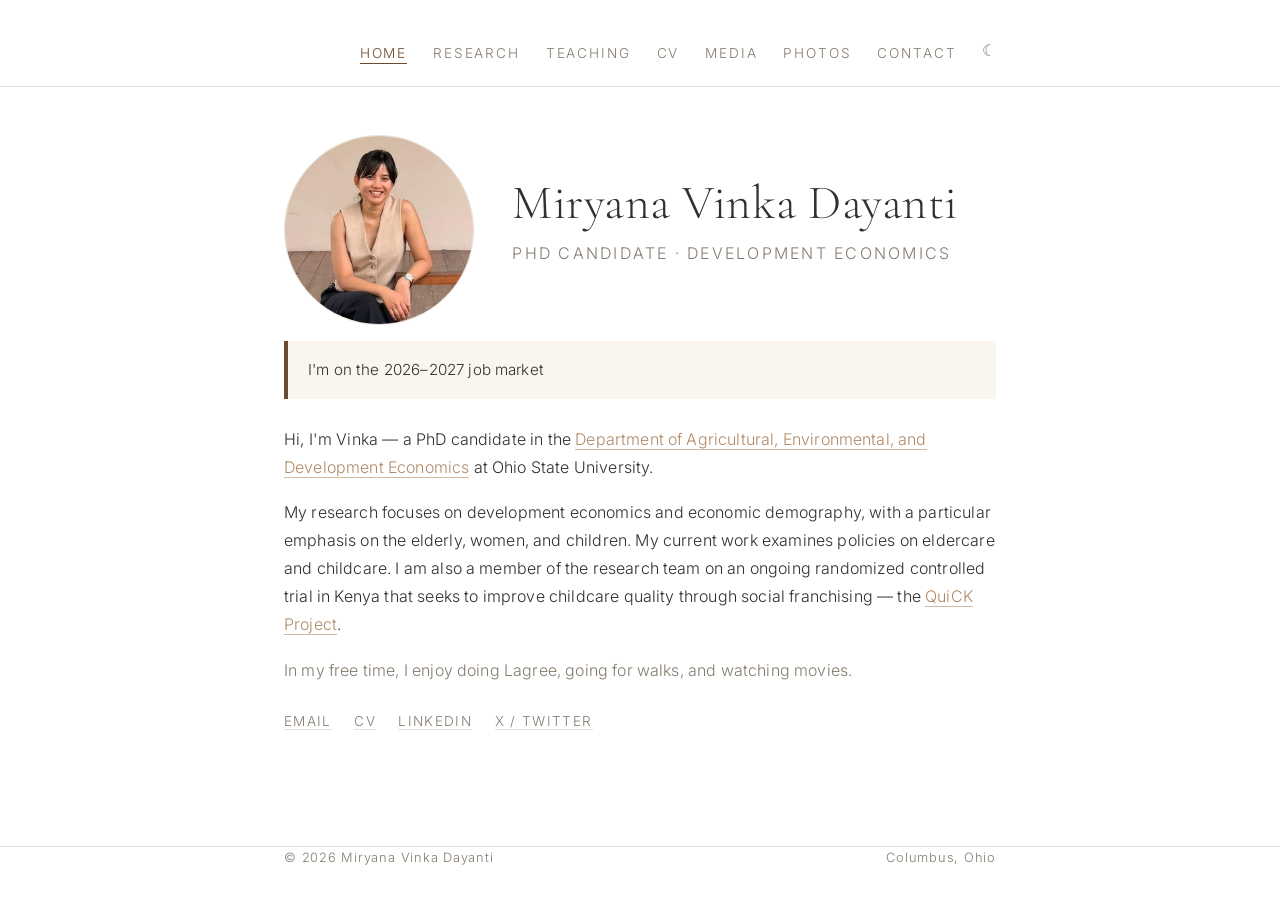
<file: index.html>
<!DOCTYPE html>
<html lang="en">
<head>
  <meta charset="utf-8">
  <meta name="viewport" content="width=device-width, initial-scale=1">
  <script>(function(){try{var t=localStorage.getItem('theme');if(!t){t='light';}document.documentElement.setAttribute('data-theme',t);}catch(e){}})();</script>
  <title>Miryana Vinka Dayanti</title>
  <meta name="description" content="Miryana Vinka Dayanti — PhD candidate in Agricultural, Environmental, and Development Economics at Ohio State University.">
  <link rel="preconnect" href="https://fonts.googleapis.com">
  <link rel="preconnect" href="https://fonts.gstatic.com" crossorigin>
  <link href="https://fonts.googleapis.com/css2?family=Cormorant+Garamond:wght@300;400&family=Inter:wght@300;400&display=swap" rel="stylesheet">
  <link rel="stylesheet" href="css/style.css">
</head>
<body>
  <header class="site-header">
    <div class="wrap">
      <a class="brand" href="index.html" aria-label="Home"></a>
      <nav>
        <ul class="nav">
          <li><a href="index.html" class="active">Home</a></li>
          <li><a href="research.html">Research</a></li>
          <li><a href="teaching.html">Teaching</a></li>
          <li><a href="cv.html">CV</a></li>
          <li><a href="media.html">Media</a></li>
          <li><a href="photos.html">Photos</a></li>
          <li><a href="contact.html">Contact</a></li>
          <li class="nav-toggle"><button id="theme-toggle" class="theme-toggle" type="button">☾</button></li>
        </ul>
      </nav>
    </div>
  </header>
  <hr class="rule">

  <main>
    <div class="wrap">
      <section class="hero">
        <!-- Replace assets/profile.jpg with your headshot -->
        <img class="portrait" src="assets/profile.jpg" alt="Miryana Vinka Dayanti" onerror="this.onerror=null;this.src='assets/profile-placeholder.svg'">
        <div class="intro">
          <h1>Miryana Vinka Dayanti</h1>
          <p class="role">PhD Candidate · Development Economics</p>
        </div>
      </section>

      <p class="notice">I'm on the 2026&ndash;2027 job market</p>

      <p class="lead">
        Hi, I'm Vinka &mdash; a PhD candidate in the <a href="https://cfaes.osu.edu/person/vinka-dayanti" target="_blank" rel="noopener">Department of Agricultural,
        Environmental, and Development Economics</a> at Ohio State University.
      </p>

      <p>
        My research focuses on development economics and economic demography, with a
        particular emphasis on the elderly, women, and children. My current work
        examines policies on eldercare and childcare. I am also a member of the
        research team on an ongoing randomized controlled trial in Kenya that seeks to
        improve childcare quality through social franchising &mdash; the
        <a href="https://quick-twi.netlify.app/" target="_blank" rel="noopener">QuiCK Project</a>.
      </p>

      <p class="muted">
        In my free time, I enjoy doing Lagree, going for walks, and watching movies.
      </p>

      <ul class="links">
        <li><a href="mailto:dayanti.1@osu.edu">Email</a></li>
        <li><a href="cv.html">CV</a></li>
        <li><a href="https://www.linkedin.com/in/miryanavinka" rel="me" target="_blank">LinkedIn</a></li>
        <li><a href="https://twitter.com/VinkaDayanti" rel="me" target="_blank">X / Twitter</a></li>
      </ul>
    </div>
  </main>

  <footer class="site-footer">
    <hr class="rule">
    <div class="wrap">
      <span>© 2026 Miryana Vinka Dayanti</span>
      <span>Columbus, Ohio</span>
    </div>
  </footer>
  <script src="js/theme.js"></script>
</body>
</html>
</file>
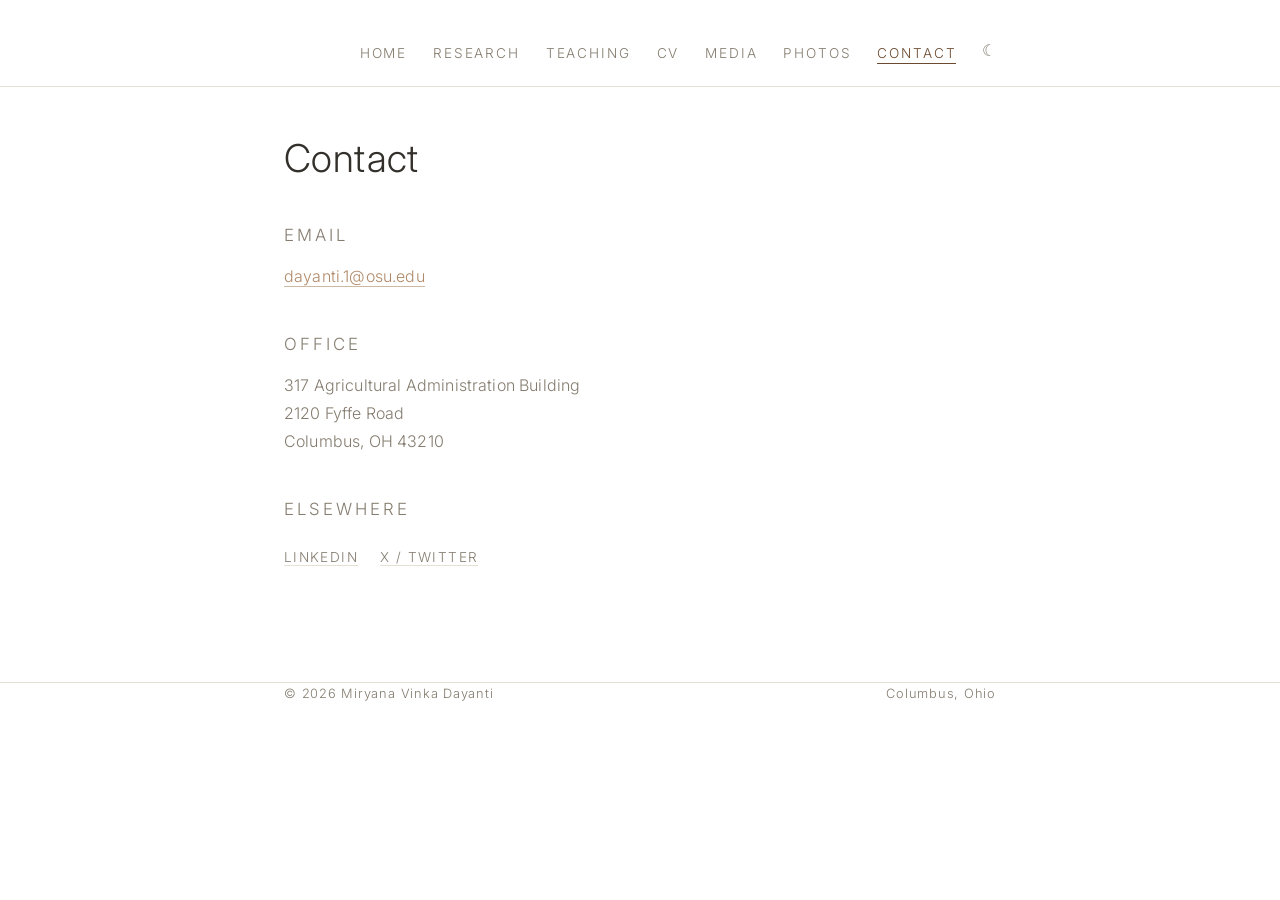
<file: contact.html>
<!DOCTYPE html>
<html lang="en">
<head>
  <meta charset="utf-8">
  <meta name="viewport" content="width=device-width, initial-scale=1">
  <script>(function(){try{var t=localStorage.getItem('theme');if(!t){t='light';}document.documentElement.setAttribute('data-theme',t);}catch(e){}})();</script>
  <title>Contact — Miryana Vinka Dayanti</title>
  <meta name="description" content="Contact Miryana Vinka Dayanti.">
  <link rel="preconnect" href="https://fonts.googleapis.com">
  <link rel="preconnect" href="https://fonts.gstatic.com" crossorigin>
  <link href="https://fonts.googleapis.com/css2?family=Cormorant+Garamond:wght@300;400&family=Inter:wght@300;400&display=swap" rel="stylesheet">
  <link rel="stylesheet" href="css/style.css">
</head>
<body>
  <header class="site-header">
    <div class="wrap">
      <a class="brand" href="index.html" aria-label="Home"></a>
      <nav>
        <ul class="nav">
          <li><a href="index.html">Home</a></li>
          <li><a href="research.html">Research</a></li>
          <li><a href="teaching.html">Teaching</a></li>
          <li><a href="cv.html">CV</a></li>
          <li><a href="media.html">Media</a></li>
          <li><a href="photos.html">Photos</a></li>
          <li><a href="contact.html" class="active">Contact</a></li>
          <li class="nav-toggle"><button id="theme-toggle" class="theme-toggle" type="button">☾</button></li>
        </ul>
      </nav>
    </div>
  </header>
  <hr class="rule">

  <main>
    <div class="wrap">
      <h1>Contact</h1>

      <h2>Email</h2>
      <p><a href="mailto:dayanti.1@osu.edu">dayanti.1@osu.edu</a></p>

      <h2>Office</h2>
      <p class="muted">
        317 Agricultural Administration Building<br>
        2120 Fyffe Road<br>
        Columbus, OH 43210
      </p>

      <h2>Elsewhere</h2>
      <ul class="links">
        <li><a href="https://www.linkedin.com/in/miryanavinka" rel="me" target="_blank">LinkedIn</a></li>
        <li><a href="https://twitter.com/VinkaDayanti" rel="me" target="_blank">X / Twitter</a></li>
      </ul>
    </div>
  </main>

  <footer class="site-footer">
    <hr class="rule">
    <div class="wrap">
      <span>© 2026 Miryana Vinka Dayanti</span>
      <span>Columbus, Ohio</span>
    </div>
  </footer>
  <script src="js/theme.js"></script>
</body>
</html>
</file>
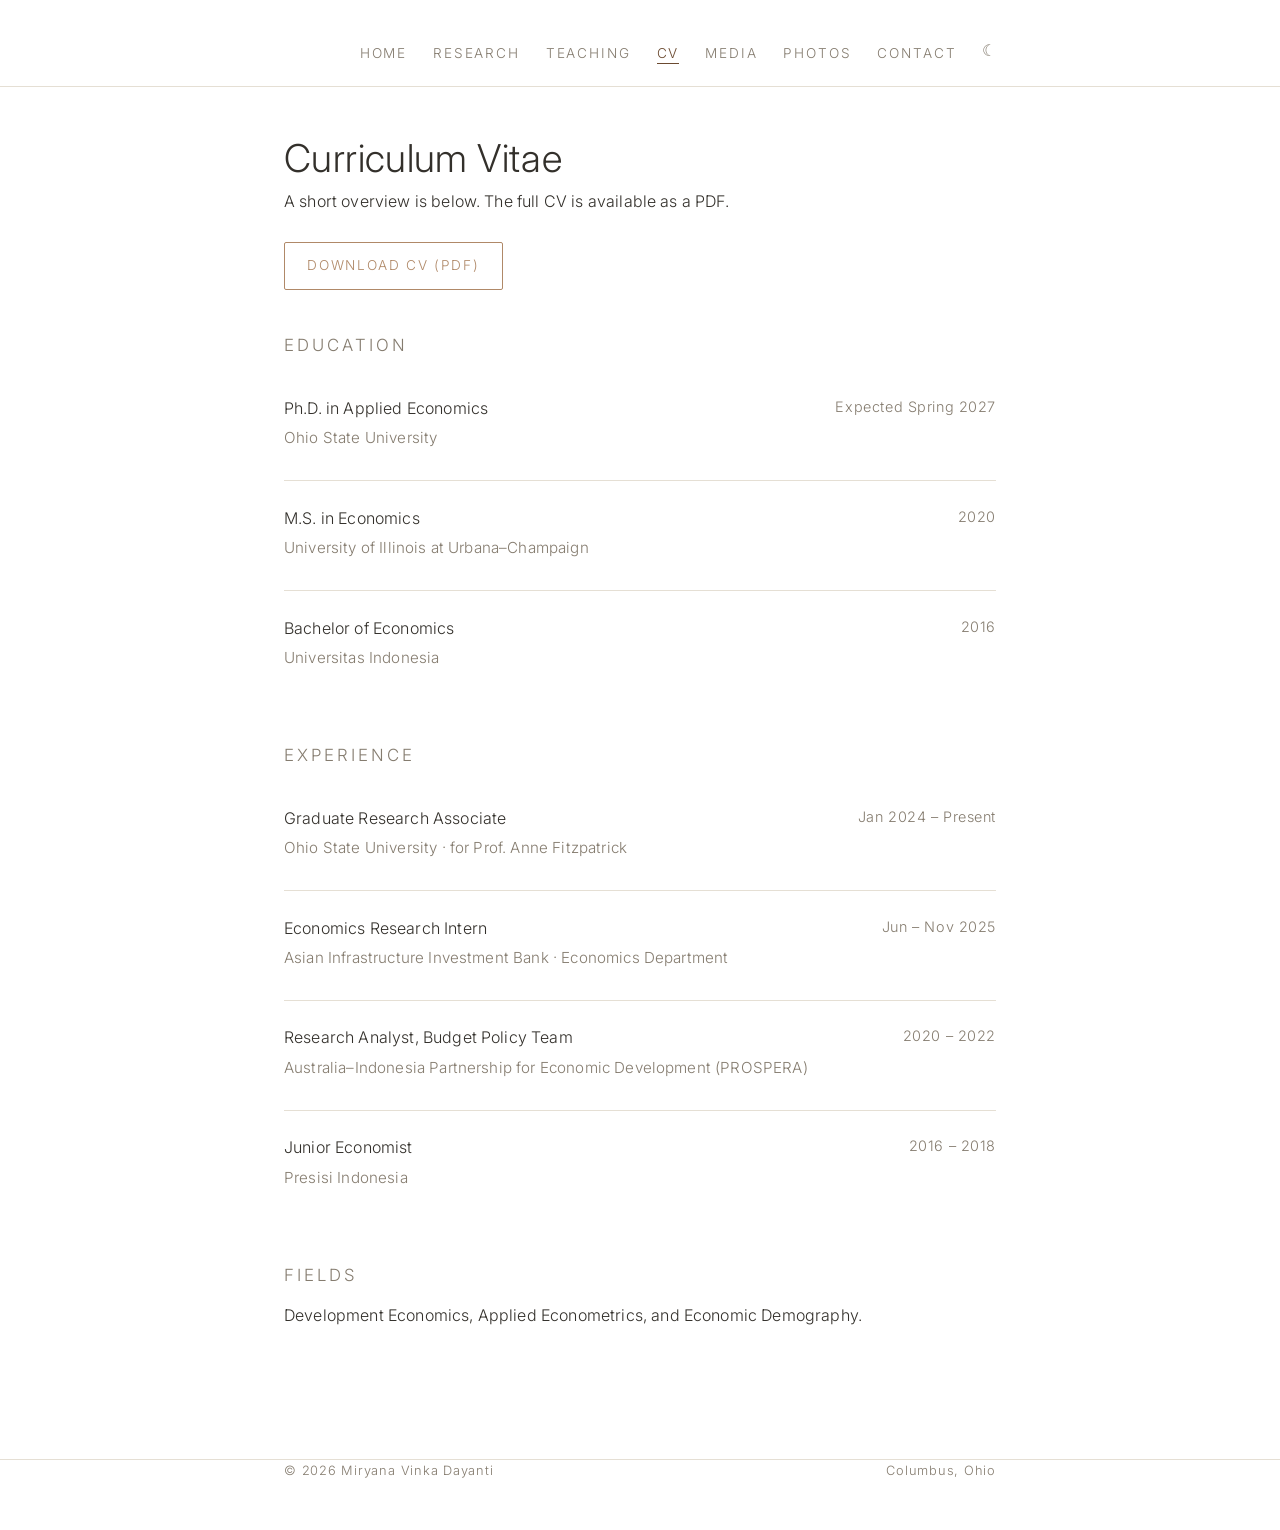
<file: cv.html>
<!DOCTYPE html>
<html lang="en">
<head>
  <meta charset="utf-8">
  <meta name="viewport" content="width=device-width, initial-scale=1">
  <script>(function(){try{var t=localStorage.getItem('theme');if(!t){t='light';}document.documentElement.setAttribute('data-theme',t);}catch(e){}})();</script>
  <title>CV — Miryana Vinka Dayanti</title>
  <meta name="description" content="Curriculum vitae of Miryana Vinka Dayanti.">
  <link rel="preconnect" href="https://fonts.googleapis.com">
  <link rel="preconnect" href="https://fonts.gstatic.com" crossorigin>
  <link href="https://fonts.googleapis.com/css2?family=Cormorant+Garamond:wght@300;400&family=Inter:wght@300;400&display=swap" rel="stylesheet">
  <link rel="stylesheet" href="css/style.css">
</head>
<body>
  <header class="site-header">
    <div class="wrap">
      <a class="brand" href="index.html" aria-label="Home"></a>
      <nav>
        <ul class="nav">
          <li><a href="index.html">Home</a></li>
          <li><a href="research.html">Research</a></li>
          <li><a href="teaching.html">Teaching</a></li>
          <li><a href="cv.html" class="active">CV</a></li>
          <li><a href="media.html">Media</a></li>
          <li><a href="photos.html">Photos</a></li>
          <li><a href="contact.html">Contact</a></li>
          <li class="nav-toggle"><button id="theme-toggle" class="theme-toggle" type="button">☾</button></li>
        </ul>
      </nav>
    </div>
  </header>
  <hr class="rule">

  <main>
    <div class="wrap">
      <h1>Curriculum Vitae</h1>
      <p class="lead">A short overview is below. The full CV is available as a PDF.</p>

      <!-- Drop your file at assets/cv.pdf -->
      <a class="btn" href="assets/cv.pdf" target="_blank" rel="noopener">Download CV (PDF)</a>

      <h2>Education</h2>
      <ul class="papers">
        <li class="paper">
          <p class="title"><span class="year">Expected Spring 2027</span>Ph.D. in Applied Economics</p>
          <p class="meta">Ohio State University</p>
        </li>
        <li class="paper">
          <p class="title"><span class="year">2020</span>M.S. in Economics</p>
          <p class="meta">University of Illinois at Urbana–Champaign</p>
        </li>
        <li class="paper">
          <p class="title"><span class="year">2016</span>Bachelor of Economics</p>
          <p class="meta">Universitas Indonesia</p>
        </li>
      </ul>

      <h2>Experience</h2>
      <ul class="papers">
        <li class="paper">
          <p class="title"><span class="year">Jan 2024 – Present</span>Graduate Research Associate</p>
          <p class="meta">Ohio State University · for Prof. Anne Fitzpatrick</p>
        </li>
        <li class="paper">
          <p class="title"><span class="year">Jun – Nov 2025</span>Economics Research Intern</p>
          <p class="meta">Asian Infrastructure Investment Bank · Economics Department</p>
        </li>
        <li class="paper">
          <p class="title"><span class="year">2020 – 2022</span>Research Analyst, Budget Policy Team</p>
          <p class="meta">Australia–Indonesia Partnership for Economic Development (PROSPERA)</p>
        </li>
        <li class="paper">
          <p class="title"><span class="year">2016 – 2018</span>Junior Economist</p>
          <p class="meta">Presisi Indonesia</p>
        </li>
      </ul>

      <h2>Fields</h2>
      <p>Development Economics, Applied Econometrics, and Economic Demography.</p>
    </div>
  </main>

  <footer class="site-footer">
    <hr class="rule">
    <div class="wrap">
      <span>© 2026 Miryana Vinka Dayanti</span>
      <span>Columbus, Ohio</span>
    </div>
  </footer>
  <script src="js/theme.js"></script>
</body>
</html>
</file>
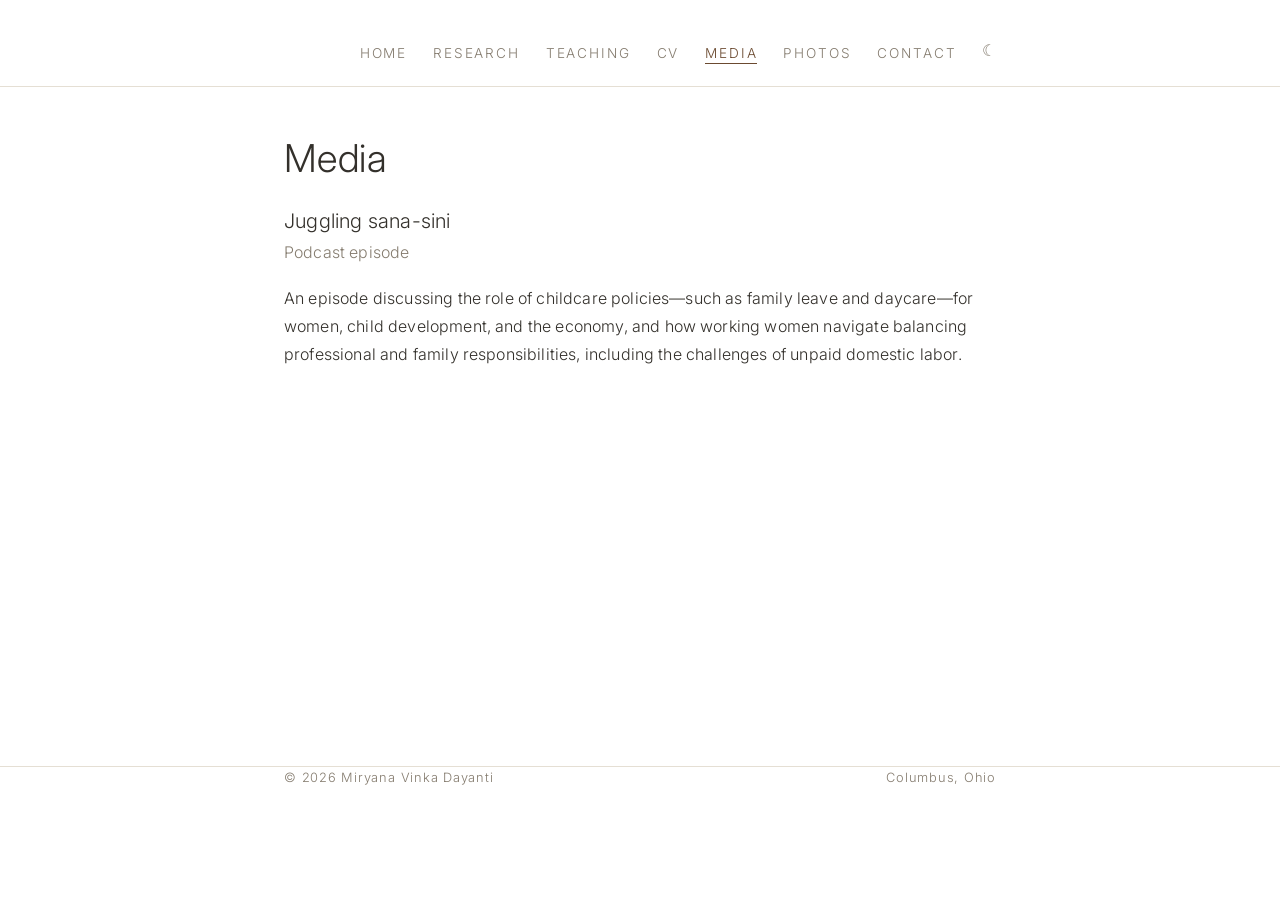
<file: media.html>
<!DOCTYPE html>
<html lang="en">
<head>
  <meta charset="utf-8">
  <meta name="viewport" content="width=device-width, initial-scale=1">
  <script>(function(){try{var t=localStorage.getItem('theme');if(!t){t='light';}document.documentElement.setAttribute('data-theme',t);}catch(e){}})();</script>
  <title>Media — Miryana Vinka Dayanti</title>
  <meta name="description" content="Media appearances by Miryana Vinka Dayanti.">
  <link rel="preconnect" href="https://fonts.googleapis.com">
  <link rel="preconnect" href="https://fonts.gstatic.com" crossorigin>
  <link href="https://fonts.googleapis.com/css2?family=Cormorant+Garamond:wght@300;400&family=Inter:wght@300;400&display=swap" rel="stylesheet">
  <link rel="stylesheet" href="css/style.css">
</head>
<body>
  <header class="site-header">
    <div class="wrap">
      <a class="brand" href="index.html" aria-label="Home"></a>
      <nav>
        <ul class="nav">
          <li><a href="index.html">Home</a></li>
          <li><a href="research.html">Research</a></li>
          <li><a href="teaching.html">Teaching</a></li>
          <li><a href="cv.html">CV</a></li>
          <li><a href="media.html" class="active">Media</a></li>
          <li><a href="photos.html">Photos</a></li>
          <li><a href="contact.html">Contact</a></li>
          <li class="nav-toggle"><button id="theme-toggle" class="theme-toggle" type="button">☾</button></li>
        </ul>
      </nav>
    </div>
  </header>
  <hr class="rule">

  <main>
    <div class="wrap">
      <h1>Media</h1>

      <h3>Juggling sana-sini</h3>
      <p class="muted">Podcast episode</p>
      <p>
        An episode discussing the role of childcare policies—such as family leave and
        daycare—for women, child development, and the economy, and how working women
        navigate balancing professional and family responsibilities, including the
        challenges of unpaid domestic labor.
      </p>
      <div class="embed">
        <iframe style="border-radius:12px"
          src="https://open.spotify.com/embed/episode/4l9gE5CsjT8TYSrfSWKal8?utm_source=generator"
          width="100%" height="232" frameborder="0" allowfullscreen=""
          allow="autoplay; clipboard-write; encrypted-media; fullscreen; picture-in-picture"
          loading="lazy"></iframe>
      </div>
    </div>
  </main>

  <footer class="site-footer">
    <hr class="rule">
    <div class="wrap">
      <span>© 2026 Miryana Vinka Dayanti</span>
      <span>Columbus, Ohio</span>
    </div>
  </footer>
  <script src="js/theme.js"></script>
</body>
</html>
</file>
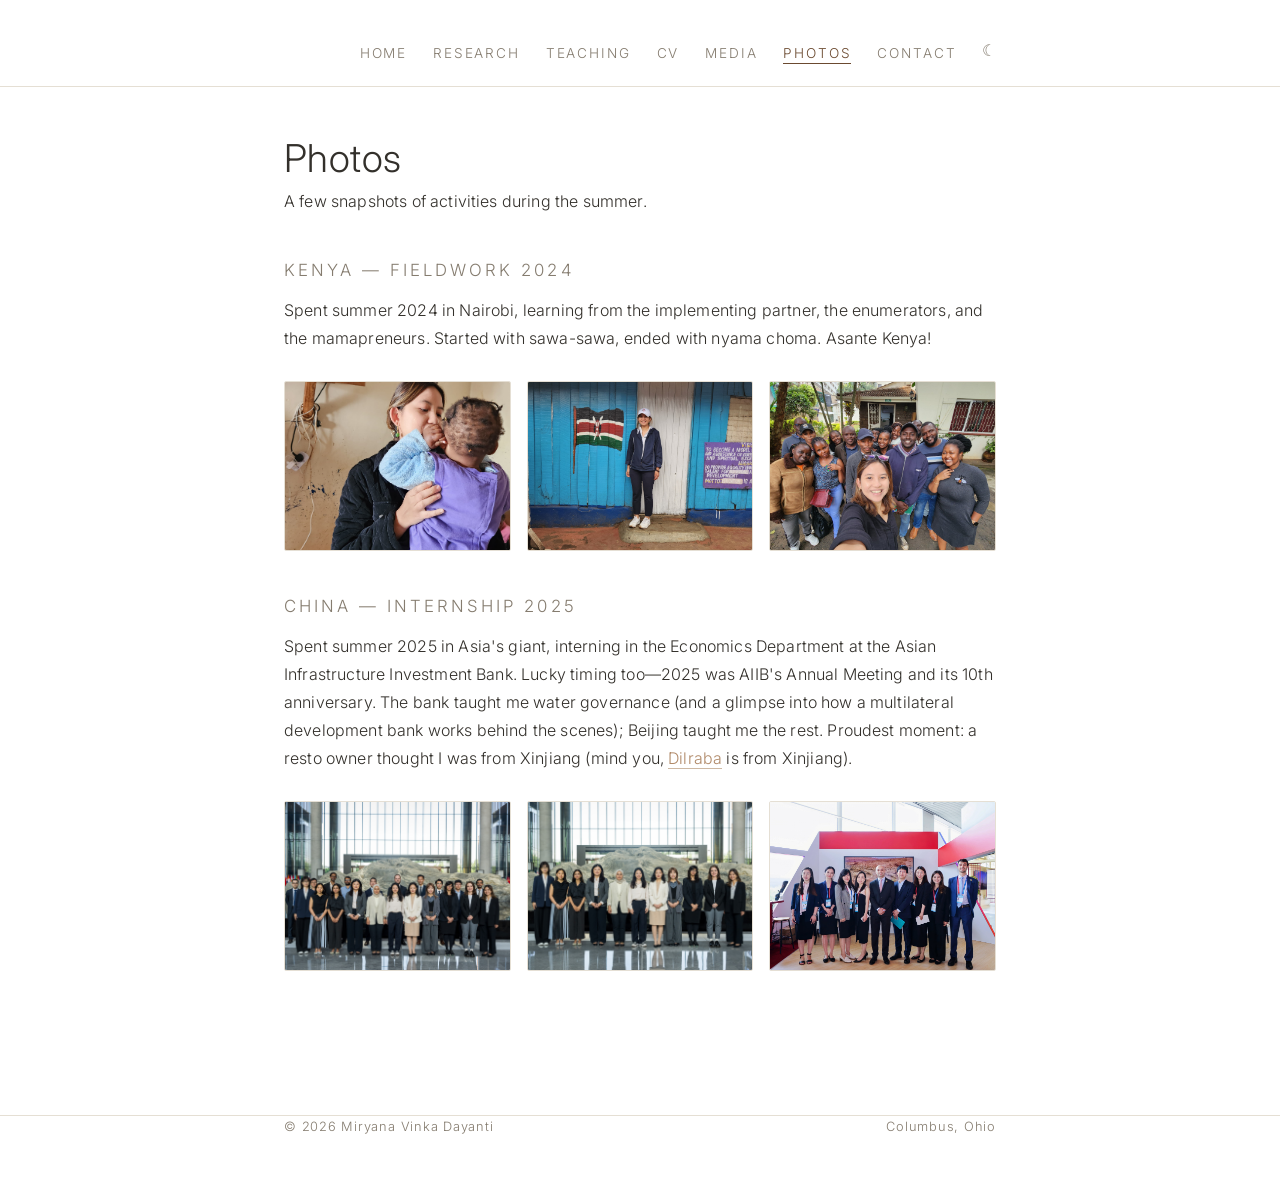
<file: photos.html>
<!DOCTYPE html>
<html lang="en">
<head>
  <meta charset="utf-8">
  <meta name="viewport" content="width=device-width, initial-scale=1">
  <script>(function(){try{var t=localStorage.getItem('theme');if(!t){t='light';}document.documentElement.setAttribute('data-theme',t);}catch(e){}})();</script>
  <title>Photos — Miryana Vinka Dayanti</title>
  <meta name="description" content="Photos by Miryana Vinka Dayanti.">
  <link rel="preconnect" href="https://fonts.googleapis.com">
  <link rel="preconnect" href="https://fonts.gstatic.com" crossorigin>
  <link href="https://fonts.googleapis.com/css2?family=Cormorant+Garamond:wght@300;400&family=Inter:wght@300;400&display=swap" rel="stylesheet">
  <link rel="stylesheet" href="css/style.css">
</head>
<body>
  <header class="site-header">
    <div class="wrap">
      <a class="brand" href="index.html" aria-label="Home"></a>
      <nav>
        <ul class="nav">
          <li><a href="index.html">Home</a></li>
          <li><a href="research.html">Research</a></li>
          <li><a href="teaching.html">Teaching</a></li>
          <li><a href="cv.html">CV</a></li>
          <li><a href="media.html">Media</a></li>
          <li><a href="photos.html" class="active">Photos</a></li>
          <li><a href="contact.html">Contact</a></li>
          <li class="nav-toggle"><button id="theme-toggle" class="theme-toggle" type="button">☾</button></li>
        </ul>
      </nav>
    </div>
  </header>
  <hr class="rule">

  <main>
    <div class="wrap">
      <h1>Photos</h1>
      <p class="lead">A few snapshots of activities during the summer.</p>

      <h2>Kenya — Fieldwork 2024</h2>
      <p>Spent summer 2024 in Nairobi, learning from the implementing partner, the enumerators, and the mamapreneurs. Started with sawa-sawa, ended with nyama choma. Asante Kenya!</p>
      <div class="gallery">
        <figure>
          <img src="assets/photos/kenya1.jpeg" alt="Fieldwork in Kenya, 2024" loading="lazy">
        </figure>
        <figure>
          <img src="assets/photos/kenya2.jpeg" alt="Fieldwork in Kenya, 2024" loading="lazy">
        </figure>
        <figure>
          <img src="assets/photos/kenya3.jpeg" alt="Fieldwork in Kenya, 2024" loading="lazy">
        </figure>
      </div>

      <h2>China — Internship 2025</h2>
      <p>Spent summer 2025 in Asia's giant, interning in the Economics Department at the Asian Infrastructure Investment Bank. Lucky timing too&mdash;2025 was AIIB's Annual Meeting and its 10th anniversary. The bank taught me water governance (and a glimpse into how a multilateral development bank works behind the scenes); Beijing taught me the rest. Proudest moment: a resto owner thought I was from Xinjiang (mind you, <a href="https://en.wikipedia.org/wiki/Dilraba_Dilmurat">Dilraba</a> is from Xinjiang).</p>
      <div class="gallery">
        <figure>
          <img src="assets/photos/china1.jpeg" alt="Internship in China, 2025" loading="lazy">
        </figure>
        <figure>
          <img src="assets/photos/china2.jpeg" alt="Internship in China, 2025" loading="lazy">
        </figure>
        <figure>
          <img src="assets/photos/china3.jpeg" alt="Internship in China, 2025" loading="lazy">
        </figure>
      </div>
    </div>
  </main>

  <footer class="site-footer">
    <hr class="rule">
    <div class="wrap">
      <span>© 2026 Miryana Vinka Dayanti</span>
      <span>Columbus, Ohio</span>
    </div>
  </footer>
  <script src="js/theme.js"></script>
  <script src="js/lightbox.js"></script>
</body>
</html>
</file>
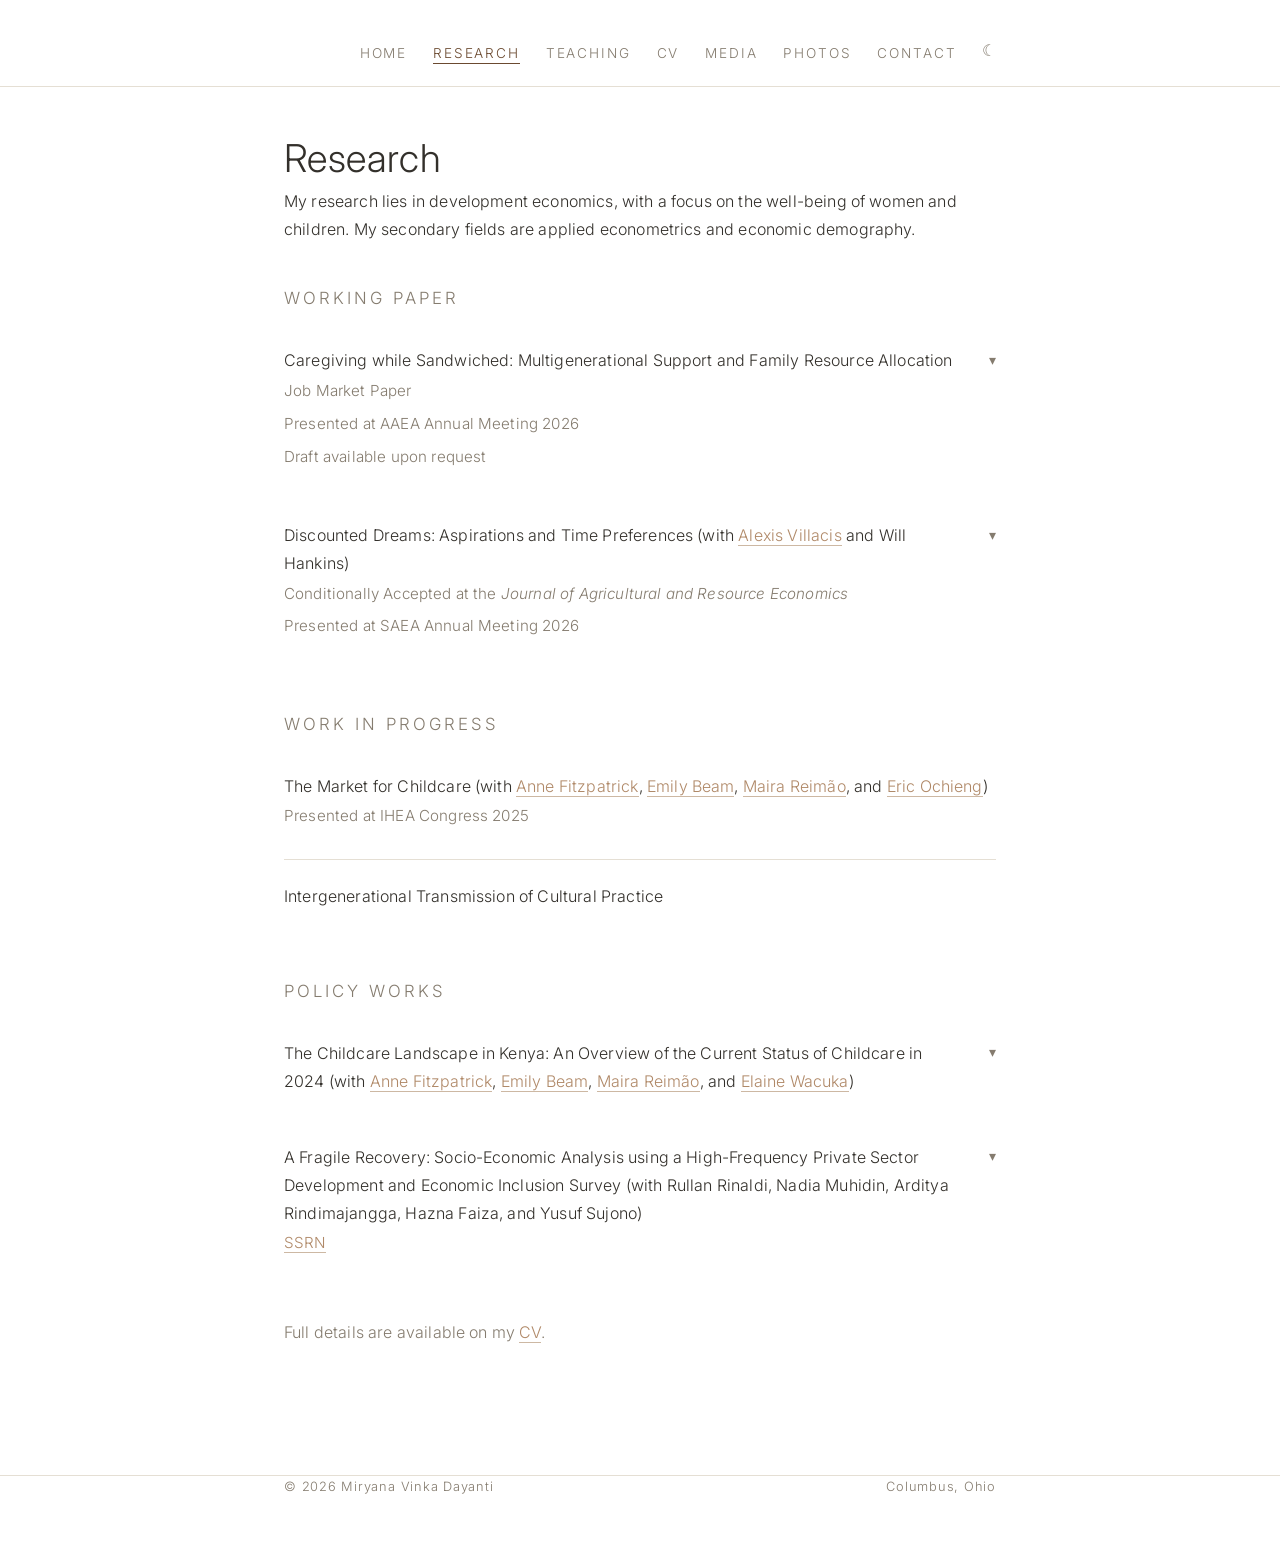
<file: research.html>
<!DOCTYPE html>
<html lang="en">
<head>
  <meta charset="utf-8">
  <meta name="viewport" content="width=device-width, initial-scale=1">
  <script>(function(){try{var t=localStorage.getItem('theme');if(!t){t='light';}document.documentElement.setAttribute('data-theme',t);}catch(e){}})();</script>
  <title>Research — Miryana Vinka Dayanti</title>
  <meta name="description" content="Research by Miryana Vinka Dayanti in development economics and economic demography.">
  <link rel="preconnect" href="https://fonts.googleapis.com">
  <link rel="preconnect" href="https://fonts.gstatic.com" crossorigin>
  <link href="https://fonts.googleapis.com/css2?family=Cormorant+Garamond:wght@300;400&family=Inter:wght@300;400&display=swap" rel="stylesheet">
  <link rel="stylesheet" href="css/style.css">
</head>
<body>
  <header class="site-header">
    <div class="wrap">
      <a class="brand" href="index.html" aria-label="Home"></a>
      <nav>
        <ul class="nav">
          <li><a href="index.html">Home</a></li>
          <li><a href="research.html" class="active">Research</a></li>
          <li><a href="teaching.html">Teaching</a></li>
          <li><a href="cv.html">CV</a></li>
          <li><a href="media.html">Media</a></li>
          <li><a href="photos.html">Photos</a></li>
          <li><a href="contact.html">Contact</a></li>
          <li class="nav-toggle"><button id="theme-toggle" class="theme-toggle" type="button">☾</button></li>
        </ul>
      </nav>
    </div>
  </header>
  <hr class="rule">

  <main>
    <div class="wrap">
      <h1>Research</h1>
      <p class="lead">
        My research lies in development economics, with a focus on the well-being of
        women and children. My secondary fields are applied econometrics and economic
        demography.
      </p>

      <h2>Working Paper</h2>
      <ul class="papers">
        <li>
          <details class="paper">
            <summary>
              <p class="title">Caregiving while Sandwiched: Multigenerational Support and Family Resource Allocation</p>
              <p class="meta">Job Market Paper</p>
              <p class="meta">Presented at AAEA Annual Meeting 2026</p>
              <p class="meta">Draft available upon request</p>
              <span class="chev" aria-hidden="true">▾</span>
            </summary>
            <div class="abstract">
              <p>As falling fertility, longer survival, and limited formal old-age
              protection reshape family life in Indonesia, families increasingly bear
              responsibility for supporting both older parents and dependent children.
              This paper examines how these pressures are organized within
              multigenerational households and whether they spill over onto children’s
              well-being. Using Indonesia Family Life Survey data, I first document that
              co-residence alone understates the reach of the sandwich generation. Among
              adults ages 25 to 59, about 8 to 10 percent are sandwiched through
              co-residence, but 27 to 31 percent are sandwiched once financial support to
              older parents is included. Most of these adults do not live with an older
              parent, and co-resident elder support is patterned by gender and care need,
              with older parents more often absorbed by daughters. At the same time,
              aggregate elder co-residence remains stable despite substantial churn
              underneath it, suggesting an active system of family adjustment rather than
              a fixed household form. I then use the death of an adult sibling (the sandwiched) as a shock
              to the family support pool to test whether surviving siblings become more
              likely to absorb an older parent and whether that family shock spills over
              to the next generation. The estimates show evidence of increased
              own-parent absorption and little evidence of large average declines in
              children’s schooling or health. Rather than reading this as an absence of
              family consequences, I interpret it as evidence that multigenerational
              families may buffer children against visible disruption, with adjustment
              occurring through adult reorganization or along margins not well captured in
              the panel. The paper speaks to debates in sociology and economic demography
              about how kinship, gendered care, and family-based welfare are being
              reworked under demographic change.</p>
            </div>
          </details>
        </li>
        <li>
          <details class="paper">
            <summary>
              <p class="title">Discounted Dreams: Aspirations and Time Preferences
                <span class="authors">(with <a href="https://alexisvillacis.wordpress.com/" target="_blank">Alexis Villacis</a> and Will Hankins)</span></p>
              <p class="meta">Conditionally Accepted at the <em>Journal of Agricultural and Resource Economics</em></p>
              <p class="meta">Presented at SAEA Annual Meeting 2026</p>
              <span class="chev" aria-hidden="true">▾</span>
            </summary>
            <div class="abstract">
              <p>This paper explores the connection between income aspirations and time
              preferences among smallholder cocoa farmers in Ecuador. Drawing on a
              lab-in-the-field experiment that elicits discounting behavior under
              exponential, hyperbolic, and quasi-hyperbolic models, we document a robust
              negative correlation between farmers' aspirations and the degree to which
              they discount future earnings. Farmers with higher self-stated income
              targets tend to wait more patiently for delayed payoffs, whereas those with
              stronger near-term focus are prone to setting lower goals. While we cannot
              fully resolve the causal direction, our findings suggest that policy
              interventions aimed at both fostering ambitious yet realistic aspirations
              and mitigating immediate liquidity pressures may spark longer-horizon
              investments. These results deepen our understanding of how aspirations shape
              economic behavior in resource-constrained environments, and they highlight
              the potential for integrated policy approaches that couple aspiration-raising
              strategies with financial tools promoting patience.</p>
            </div>
          </details>
        </li>
      </ul>

      <h2>Work in Progress</h2>
      <ul class="papers">
        <li class="paper">
          <p class="title">The Market for Childcare
            <span class="authors">(with <a href="https://sites.google.com/site/fitzpatrickanne/home" target="_blank">Anne Fitzpatrick</a>, <a href="https://sites.google.com/site/eabeam" target="_blank">Emily Beam</a>, <a href="https://sites.google.com/view/maira-reimao/" target="_blank">Maira Reimão</a>, and <a href="https://poverty-action.org/people/eric-ochieng" target="_blank">Eric Ochieng</a>)</span></p>
          <p class="meta">Presented at IHEA Congress 2025</p>
        </li>
        <li class="paper">
          <p class="title">Intergenerational Transmission of Cultural Practice</p>
        </li>
      </ul>

      <h2>Policy Works</h2>
      <ul class="papers">
        <li>
          <details class="paper">
            <summary>
              <p class="title">The Childcare Landscape in Kenya: An Overview of the Current Status of Childcare in 2024
                <span class="authors">(with <a href="https://sites.google.com/site/fitzpatrickanne/home" target="_blank">Anne Fitzpatrick</a>, <a href="https://sites.google.com/site/eabeam" target="_blank">Emily Beam</a>, <a href="https://sites.google.com/view/maira-reimao/" target="_blank">Maira Reimão</a>, and <a href="https://www.linkedin.com/in/elainewhurt/" target="_blank">Elaine Wacuka</a>)</span></p>
              <span class="chev" aria-hidden="true">▾</span>
            </summary>
            <div class="abstract">
              <p>Paid childcare plays a crucial role in increasing women's engagement in
              the workforce, enhancing economic growth, while also promoting child
              development. In Kenya, childcare markets are largely informal, making it
              difficult to understand the degree of access parents have, as well as the
              current status of quality and safety in existing facilities. This report is
              designed to fill that gap, summarizing the landscape for paid childcare
              services in Kenya. We present original data from paid childcare providers in
              11 counties in Kenya, summarizing how many and what types of childcare
              services are available. We describe characteristics of different types of
              providers, as well as quality. We highlight both commonalities of all
              providers, while also highlighting important differences by establishment
              type and location. We end with a discussion of potential policies that may
              work to improve this vital industry in Kenya and abroad.</p>
            </div>
          </details>
        </li>
        <li>
          <details class="paper">
            <summary>
              <p class="title">A Fragile Recovery: Socio-Economic Analysis using a High-Frequency Private Sector Development and Economic Inclusion Survey
                <span class="authors">(with Rullan Rinaldi, Nadia Muhidin, Arditya Rindimajangga, Hazna Faiza, and Yusuf Sujono)</span></p>
              <p class="meta"><a href="https://papers.ssrn.com/sol3/papers.cfm?abstract_id=4619858" target="_blank">SSRN</a></p>
              <span class="chev" aria-hidden="true">▾</span>
            </summary>
            <div class="abstract">
              <p>Abrupt economic shock brought about by the COVID-19 pandemic left
              governments around the world with only little lead time to response. This
              creates a data-gap with most of the policy response in the early phase in
              the pandemic are made in the absent of real-time high-frequency data on the
              economic condition. The pandemic also creates an extraordinary circumstance
              where traditional survey with face-to-face interviews is not preferable in
              order to reduce contact and to keep the safety of both the respondent and the
              enumerator. This calls for an alternative data gathering approach to provide
              a high-frequency indicator of the condition of Indonesian private sectors. We
              propose for a more agile online survey with short lead time and fast
              turnaround. In this study, we conduct an alternative data gathering approach,
              combining location-based targeting of the sample and adaptive questionnaire
              to monitor the near real-time data on the condition of Indonesian private
              sectors, comprises of individuals and business at all scale from informal
              sole-proprietor to large firms. While online survey will suffer from some
              self-selection issue, the result will be able to serve as a rapid assessment
              of the economy and how government's intervention is actually performed in
              mitigating the crisis and promoting recovery.</p>
            </div>
          </details>
        </li>
      </ul>

      <p class="muted" style="margin-top:2rem">Full details are available on my <a href="cv.html">CV</a>.</p>
    </div>
  </main>

  <footer class="site-footer">
    <hr class="rule">
    <div class="wrap">
      <span>© 2026 Miryana Vinka Dayanti</span>
      <span>Columbus, Ohio</span>
    </div>
  </footer>
  <script src="js/theme.js"></script>
</body>
</html>
</file>
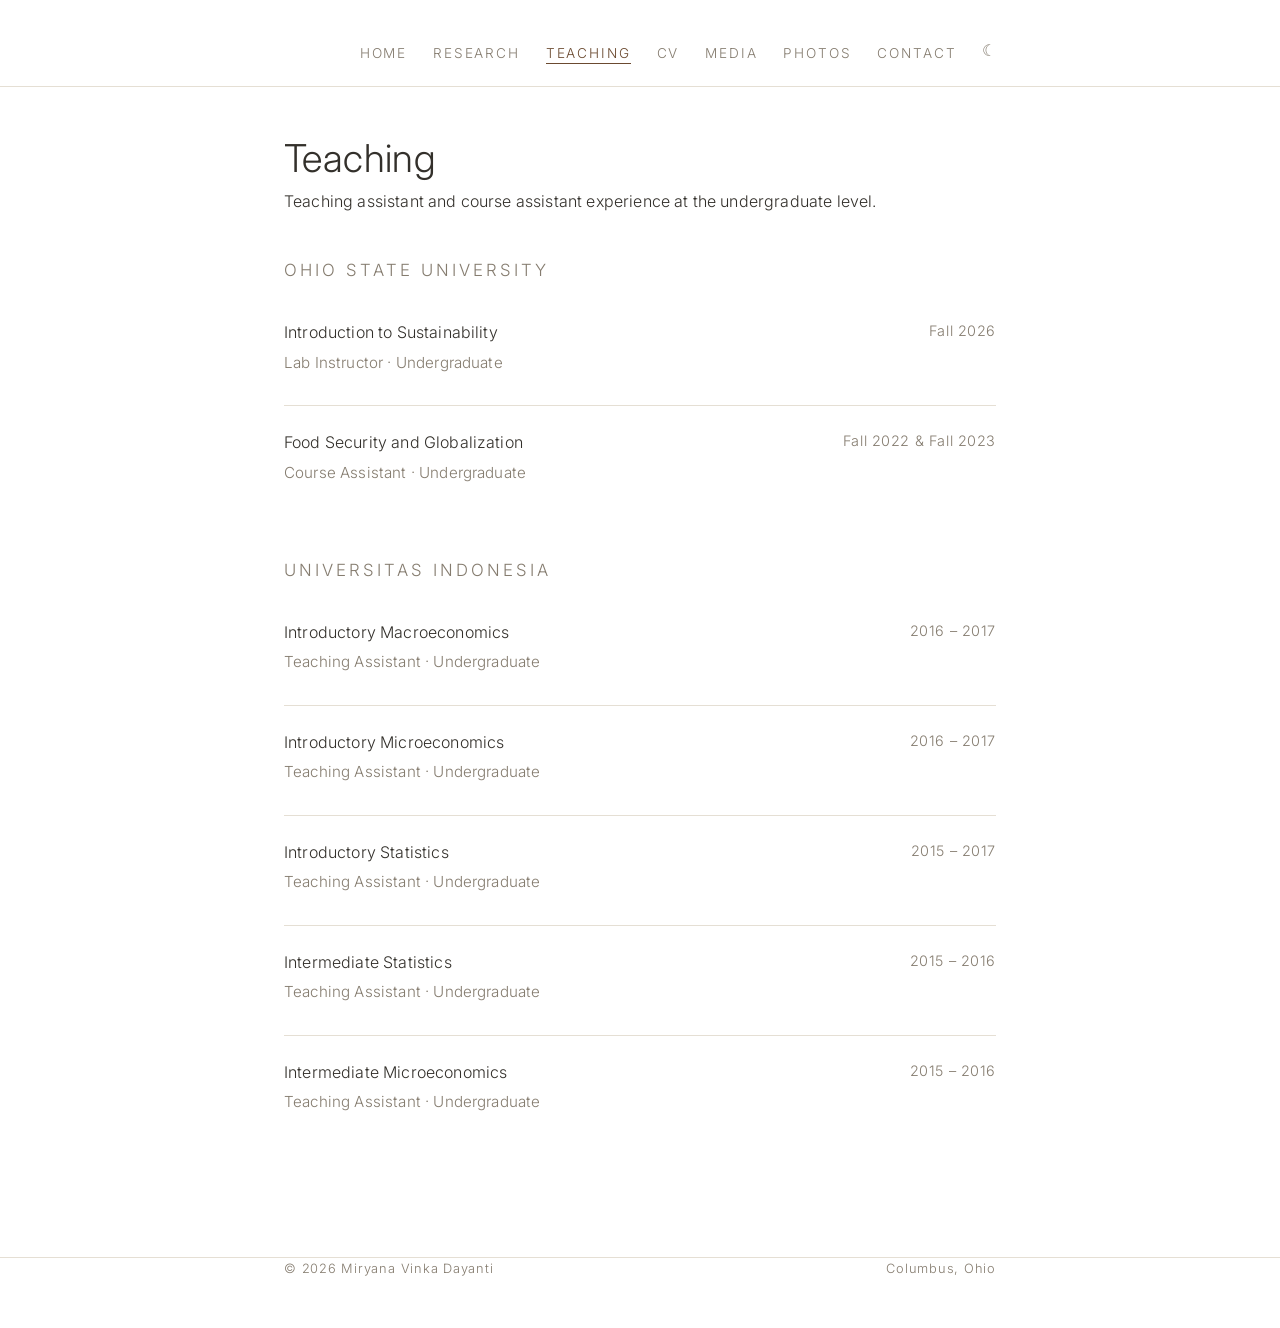
<file: teaching.html>
<!DOCTYPE html>
<html lang="en">
<head>
  <meta charset="utf-8">
  <meta name="viewport" content="width=device-width, initial-scale=1">
  <script>(function(){try{var t=localStorage.getItem('theme');if(!t){t='light';}document.documentElement.setAttribute('data-theme',t);}catch(e){}})();</script>
  <title>Teaching — Miryana Vinka Dayanti</title>
  <meta name="description" content="Teaching experience of Miryana Vinka Dayanti.">
  <link rel="preconnect" href="https://fonts.googleapis.com">
  <link rel="preconnect" href="https://fonts.gstatic.com" crossorigin>
  <link href="https://fonts.googleapis.com/css2?family=Cormorant+Garamond:wght@300;400&family=Inter:wght@300;400&display=swap" rel="stylesheet">
  <link rel="stylesheet" href="css/style.css">
</head>
<body>
  <header class="site-header">
    <div class="wrap">
      <a class="brand" href="index.html" aria-label="Home"></a>
      <nav>
        <ul class="nav">
          <li><a href="index.html">Home</a></li>
          <li><a href="research.html">Research</a></li>
          <li><a href="teaching.html" class="active">Teaching</a></li>
          <li><a href="cv.html">CV</a></li>
          <li><a href="media.html">Media</a></li>
          <li><a href="photos.html">Photos</a></li>
          <li><a href="contact.html">Contact</a></li>
          <li class="nav-toggle"><button id="theme-toggle" class="theme-toggle" type="button">☾</button></li>
        </ul>
      </nav>
    </div>
  </header>
  <hr class="rule">

  <main>
    <div class="wrap">
      <h1>Teaching</h1>
      <p class="lead">Teaching assistant and course assistant experience at the undergraduate level.</p>

      <h2>Ohio State University</h2>
      <ul class="papers">
        <li class="paper">
          <p class="title"><span class="year">Fall 2026</span>Introduction to Sustainability</p>
          <p class="meta">Lab Instructor · Undergraduate</p>
        </li>
        <li class="paper">
          <p class="title"><span class="year">Fall 2022 &amp; Fall 2023</span>Food Security and Globalization</p>
          <p class="meta">Course Assistant · Undergraduate</p>
        </li>
      </ul>

      <h2>Universitas Indonesia</h2>
      <ul class="papers">
        <li class="paper">
          <p class="title"><span class="year">2016 – 2017</span>Introductory Macroeconomics</p>
          <p class="meta">Teaching Assistant · Undergraduate</p>
        </li>
        <li class="paper">
          <p class="title"><span class="year">2016 – 2017</span>Introductory Microeconomics</p>
          <p class="meta">Teaching Assistant · Undergraduate</p>
        </li>
        <li class="paper">
          <p class="title"><span class="year">2015 – 2017</span>Introductory Statistics</p>
          <p class="meta">Teaching Assistant · Undergraduate</p>
        </li>
        <li class="paper">
          <p class="title"><span class="year">2015 – 2016</span>Intermediate Statistics</p>
          <p class="meta">Teaching Assistant · Undergraduate</p>
        </li>
        <li class="paper">
          <p class="title"><span class="year">2015 – 2016</span>Intermediate Microeconomics</p>
          <p class="meta">Teaching Assistant · Undergraduate</p>
        </li>
      </ul>
    </div>
  </main>

  <footer class="site-footer">
    <hr class="rule">
    <div class="wrap">
      <span>© 2026 Miryana Vinka Dayanti</span>
      <span>Columbus, Ohio</span>
    </div>
  </footer>
  <script src="js/theme.js"></script>
</body>
</html>
</file>
<file: css/style.css>
/* =========================================================
   Miryana Vinka Dayanti — personal site
   Japandi: warm, light, minimal. Design tokens up top so the
   whole site is easy to retune from one place.
   ========================================================= */

:root {
  /* Palette — warm paper / soft charcoal */
  --bg:        #ffffff;  /* white background */
  --surface:   #ffffff;  /* cards / raised areas  */
  --text:      #33302b;  /* soft charcoal (not pure black) */
  --muted:     #857c6f;  /* secondary text */
  --hairline:  #e5dfd4;  /* thin dividers / borders */
  --accent:    #b08968;  /* muted clay — used sparingly */
  --accent-soft:#cdb8a3; /* lighter clay for hovers */
  --notice-bg: #faf5ee;  /* very light brown — job-market box */

  /* Type */
  --sans: "Inter", "Helvetica Neue", Helvetica, Arial, sans-serif;
  --serif: "Cormorant Garamond", Georgia, "Times New Roman", serif;

  /* Rhythm */
  --measure: 760px;     /* readable column width */
  --space: 1.6rem;
}

/* Dark theme — warm, soft (japandi at night), not pure black */
[data-theme="dark"] {
  --bg:        #232120;
  --surface:   #2b2926;
  --text:      #ece6dc;
  --muted:     #a79e91;
  --hairline:  #3a352f;
  --accent:    #cfa783;
  --accent-soft:#8d7a64;
  --notice-bg: #332c25;
}

/* ---------- reset-ish ---------- */
*, *::before, *::after { box-sizing: border-box; }
html { -webkit-text-size-adjust: 100%; }
body {
  margin: 0;
  background: var(--bg);
  color: var(--text);
  font-family: var(--sans);
  font-weight: 300;          /* thin weight = the reference's elegance */
  font-size: 16px;
  line-height: 1.75;
  letter-spacing: 0.01em;
  -webkit-font-smoothing: antialiased;
  text-rendering: optimizeLegibility;
  transition: background-color .3s ease, color .3s ease;
}
img { max-width: 100%; height: auto; display: block; }

/* ---------- layout shell ---------- */
.wrap {
  max-width: var(--measure);
  margin: 0 auto;
  padding: 0 1.5rem;
}

/* ---------- header / nav ---------- */
.site-header {
  padding: 2.4rem 0 1.2rem;
  background: var(--bg);   /* white header, matches page */
}
.site-header .wrap {
  display: flex;
  flex-wrap: wrap;
  align-items: baseline;
  justify-content: space-between;
  gap: 0.6rem 1.5rem;
}
.brand {
  font-size: 1.15rem;
  letter-spacing: 0.16em;
  text-transform: uppercase;
  color: var(--text);
  text-decoration: none;
  border-bottom: 0;
  font-weight: 400;
}
.brand:hover { color: var(--accent); }
.nav {
  display: flex;
  gap: 1.6rem;
  list-style: none;
  margin: 0;
  padding: 0;
}
.nav a {
  color: var(--muted);
  text-decoration: none;
  font-size: 0.85rem;
  letter-spacing: 0.14em;
  text-transform: uppercase;
  padding-bottom: 2px;
  border-bottom: 1px solid transparent;
  transition: color .2s ease, border-color .2s ease;
}
.nav a:hover { color: var(--text); }
.nav a.active {
  color: #6b4a30;            /* dark brown for the current tab */
  border-bottom-color: #6b4a30;
}

/* dark-mode toggle */
.nav-toggle { display: flex; align-items: center; }
.theme-toggle {
  background: none;
  border: 0;
  cursor: pointer;
  color: var(--muted);
  font-size: 1rem;
  line-height: 1;
  padding: 0 0 2px;
  transition: color .2s ease, transform .2s ease;
}
.theme-toggle:hover { color: var(--text); transform: rotate(-15deg); }

.rule {
  border: 0;
  border-top: 1px solid var(--hairline);
  margin: 0;
}

/* ---------- main ---------- */
main { padding: 3rem 0 1rem; }

h1, h2, h3 {
  font-weight: 300;
  line-height: 1.2;
  letter-spacing: 0.01em;
  color: var(--text);
}
h1 { font-size: 2.4rem; margin: 0 0 0.4rem; }
h2 {
  font-size: 1.05rem;
  text-transform: uppercase;
  letter-spacing: 0.18em;
  color: var(--muted);
  margin: 2.8rem 0 1rem;
}
h3 { font-size: 1.25rem; margin: 1.8rem 0 0.3rem; }

p { margin: 0 0 1.1rem; }
a { color: var(--accent); text-decoration: none; border-bottom: 1px solid var(--accent-soft); transition: color .2s, border-color .2s; }
a:hover { color: var(--text); border-bottom-color: var(--text); }

.lead { font-size: 1rem; color: var(--text); }
.muted { color: var(--muted); }

/* ---------- job-market notice ---------- */
.notice {
  background: var(--notice-bg);
  border-left: 4px solid #6b4a30;
  padding: 1rem 1.25rem;
  color: var(--text);
  font-size: 0.95rem;
  margin: 0 0 1.6rem;
}

/* ---------- fields list ---------- */
.fields h3 { margin-top: 0; }
.field-list {
  list-style: none;
  padding: 0;
  margin: 0.4rem 0 0;
}
.field-list li {
  position: relative;
  padding-left: 1.1rem;
  color: var(--text);
  margin-bottom: 0.3rem;
}
.field-list li::before {
  content: "—";
  position: absolute;
  left: 0;
  color: var(--accent);
}

/* ---------- home hero ---------- */
.hero {
  display: flex;
  flex-wrap: wrap;
  align-items: center;
  gap: 2.4rem;
  margin-bottom: 1rem;
}
.hero .portrait {
  flex: 0 0 auto;
  width: 190px;
  height: 190px;
  border-radius: 50%;
  object-fit: cover;
  background: var(--surface);
  border: 1px solid var(--hairline);
}
.hero .intro { flex: 1 1 280px; }
.hero h1 {
  /* optional japandi serif accent for the name; swap to var(--sans) if you prefer */
  font-family: var(--serif);
  font-size: 3rem;
  letter-spacing: 0.01em;
}
.hero .role {
  color: var(--muted);
  font-size: 1rem;
  letter-spacing: 0.14em;
  text-transform: uppercase;
  margin-top: 0.2rem;
}

/* ---------- inline link row (social / contact) ---------- */
.links {
  list-style: none;
  display: flex;
  flex-wrap: wrap;
  gap: 0.4rem 1.4rem;
  padding: 0;
  margin: 1.4rem 0 0;
}
.links a {
  font-size: 0.85rem;
  letter-spacing: 0.1em;
  text-transform: uppercase;
  border-bottom: 1px solid var(--hairline);
  color: var(--muted);
}
.links a:hover { color: var(--text); border-bottom-color: var(--accent); }

/* ---------- publication / paper list ---------- */
.papers { margin: 0; padding: 0; list-style: none; }
.paper {
  padding: 1.4rem 0;
  border-bottom: 1px solid var(--hairline);
}
.paper:last-child { border-bottom: 0; }
.paper .title { color: var(--text); font-size: 1rem; margin: 0 0 0.2rem; }
.paper .year {
  float: right;
  color: var(--muted);
  font-size: 0.9rem;
  letter-spacing: 0.04em;
  margin-left: 1rem;
}
.paper .meta { color: var(--muted); font-size: 0.95rem; margin: 0 0 0.4rem; }
.paper .abstract { color: var(--text); font-size: 0.98rem; margin: 0.4rem 0 0; }
.paper .authors { font-weight: 300; color: var(--text); }

/* collapsible papers (native <details>) */
details.paper summary {
  cursor: pointer;
  list-style: none;
  display: block;
  position: relative;
  padding-right: 2rem;
}
details.paper summary::-webkit-details-marker { display: none; }
details.paper summary :last-child { margin-bottom: 0; }
details.paper .chev {
  position: absolute;
  right: 0;
  top: 0.15rem;
  color: var(--muted);
  font-size: 0.85rem;
  transition: transform .2s ease;
}
details.paper[open] .chev { transform: rotate(180deg); }
details.paper .abstract {
  margin-top: 1rem;
  padding-top: 1rem;
  border-top: 1px solid var(--hairline);
}
details.paper summary:hover .title { color: var(--accent); }

/* ---------- photo gallery ---------- */
.gallery {
  display: grid;
  grid-template-columns: repeat(auto-fill, minmax(220px, 1fr));
  gap: 1rem;
  margin: 1.8rem 0 2rem;
}
.gallery figure { margin: 0; }
.gallery img {
  width: 100%;
  aspect-ratio: 4 / 3;
  object-fit: cover;
  border: 1px solid var(--hairline);
  border-radius: 2px;
  background: var(--surface);
}
.gallery figcaption {
  color: var(--muted);
  font-size: 0.85rem;
  margin-top: 0.4rem;
}
.gallery img { cursor: zoom-in; }

/* ---------- lightbox ---------- */
.lightbox {
  position: fixed;
  inset: 0;
  z-index: 1000;
  display: none;
  align-items: center;
  justify-content: center;
  padding: 2rem;
  background: rgba(20, 18, 16, 0.9);
  cursor: zoom-out;
}
.lightbox.open { display: flex; }
.lightbox img {
  max-width: 95vw;
  max-height: 95vh;
  width: auto;
  height: auto;
  object-fit: contain;
  border-radius: 2px;
  box-shadow: 0 10px 40px rgba(0, 0, 0, 0.5);
}

/* ---------- media embed ---------- */
.embed { margin: 1.4rem 0 2rem; max-width: 640px; }
.embed iframe { display: block; width: 100%; }

/* ---------- button ---------- */
.btn {
  display: inline-block;
  margin-top: 0.6rem;
  padding: 0.7rem 1.4rem;
  border: 1px solid var(--accent);
  border-radius: 2px;
  color: var(--accent);
  font-size: 0.85rem;
  letter-spacing: 0.12em;
  text-transform: uppercase;
  background: transparent;
  transition: background .2s, color .2s;
}
.btn:hover { background: var(--accent); color: var(--bg); border-bottom-color: var(--accent); }

/* ---------- footer ---------- */
.site-footer {
  margin-top: 4rem;
  padding: 2rem 0 3rem;
  color: var(--muted);
  font-size: 0.8rem;
  letter-spacing: 0.06em;
}
.site-footer .wrap { display: flex; justify-content: space-between; flex-wrap: wrap; gap: 0.6rem; }

/* ---------- responsive ---------- */
@media (max-width: 560px) {
  body { font-size: 15px; }
  .hero { gap: 1.6rem; }
  .hero .portrait { width: 140px; height: 140px; }
  .hero h1 { font-size: 2.3rem; }
  h1 { font-size: 2rem; }
  .site-header .wrap { flex-direction: column; align-items: flex-start; }
}
</file>
